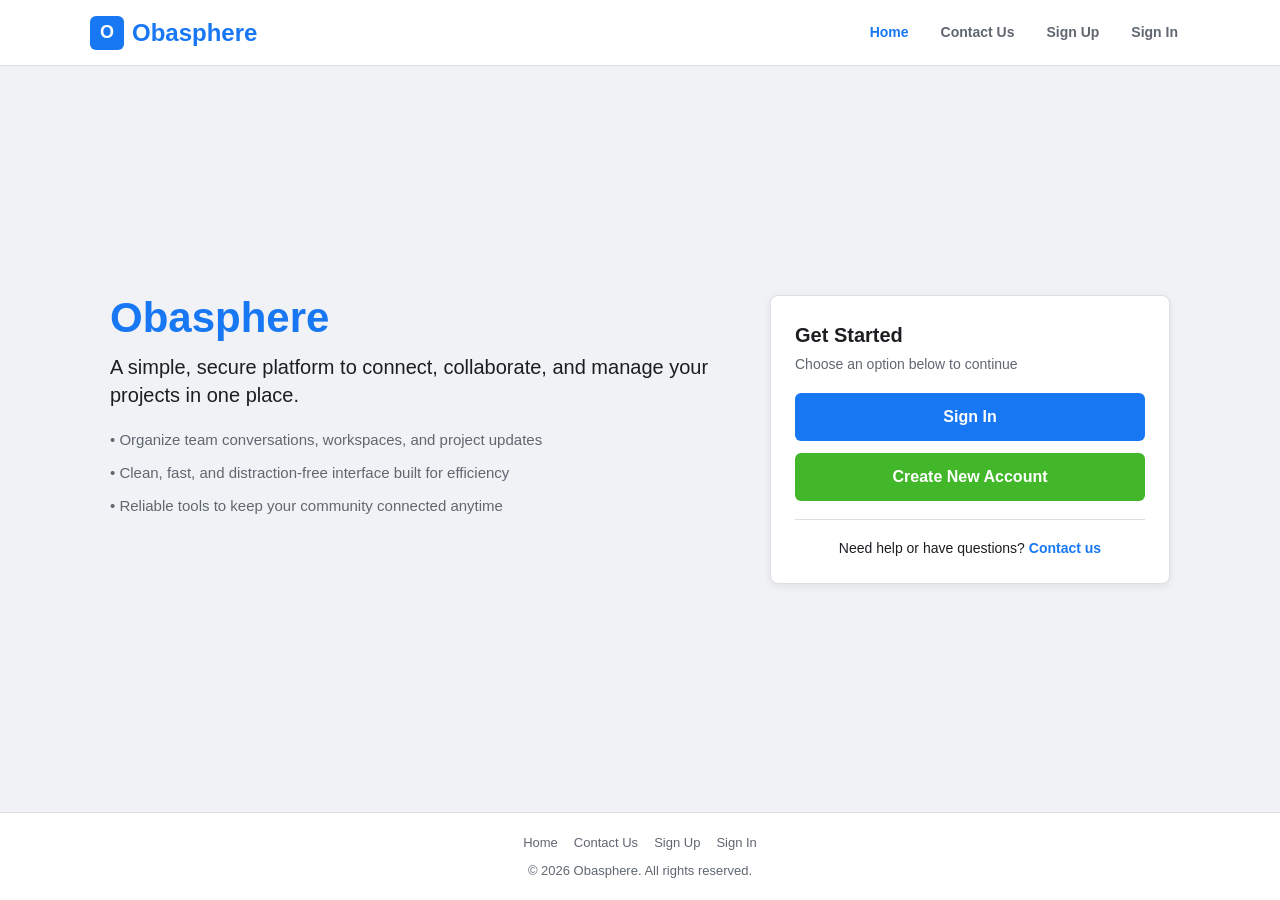
<file: index.html>
<!doctype html>
<html lang="en">
  <head>
    <meta charset="utf-8">
    <meta name="viewport" content="width=device-width, initial-scale=1">
    <title>Obasphere - Home</title>
    <link rel="stylesheet" href="styles.css">
  </head>
  <body>
    <header class="header">
      <div class="header-container">
        <a href="index.html" class="logo">
          <span class="logo-badge">O</span>
          <span>Obasphere</span>
        </a>
        <nav class="nav">
          <a href="index.html" class="active">Home</a>
          <a href="contact.html">Contact Us</a>
          <a href="register.html">Sign Up</a>
          <a href="login.html">Sign In</a>
        </nav>
      </div>
    </header>

    <main class="main-content">
      <div class="two-col-layout">
        <div class="col-left">
          <h1 class="page-title">Obasphere</h1>
          <p class="page-subtitle">
            A simple, secure platform to connect, collaborate, and manage your projects in one place.
          </p>
          <ul class="info-list">
            <li>• Organize team conversations, workspaces, and project updates</li>
            <li>• Clean, fast, and distraction-free interface built for efficiency</li>
            <li>• Reliable tools to keep your community connected anytime</li>
          </ul>
        </div>

        <div class="col-right">
          <div class="form-card">
            <h2>Get Started</h2>
            <p class="card-desc">Choose an option below to continue</p>

            <div style="display: flex; flex-direction: column; gap: 12px;">
              <a href="login.html" class="btn btn-primary">Sign In</a>
              <a href="register.html" class="btn btn-secondary">Create New Account</a>
            </div>

            <hr class="divider">

            <div class="form-footer">
              <p>Need help or have questions? <a href="contact.html">Contact us</a></p>
            </div>
          </div>
        </div>
      </div>
    </main>

    <footer class="footer">
      <ul class="footer-links">
        <li><a href="index.html">Home</a></li>
        <li><a href="contact.html">Contact Us</a></li>
        <li><a href="register.html">Sign Up</a></li>
        <li><a href="login.html">Sign In</a></li>
      </ul>
      <p>&copy; 2026 Obasphere. All rights reserved.</p>
    </footer>
  </body>
</html>
</file>
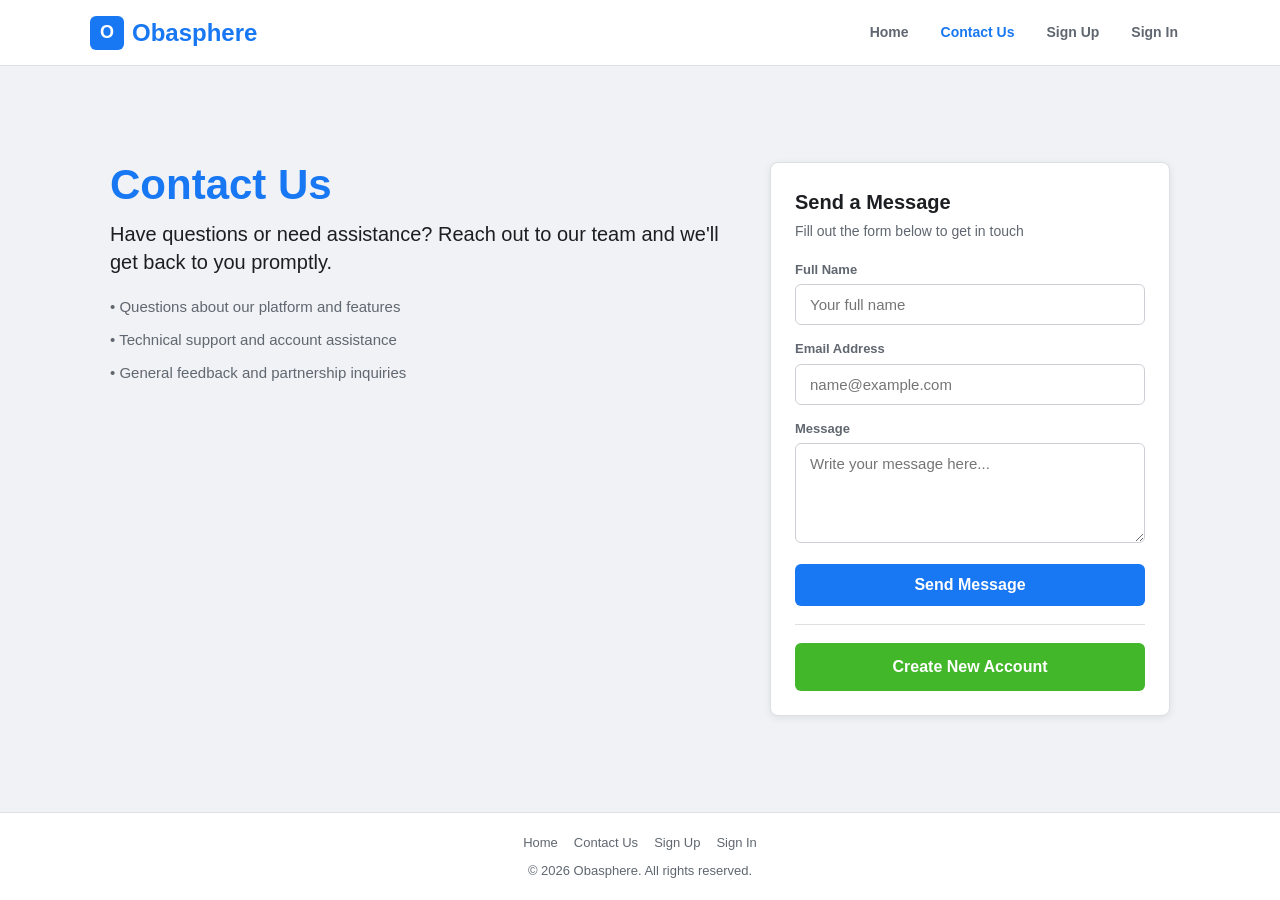
<file: contact.html>
<!doctype html>
<html lang="en">
  <head>
    <meta charset="utf-8">
    <meta name="viewport" content="width=device-width, initial-scale=1">
    <title>Contact Us - Obasphere</title>
    <link rel="stylesheet" href="styles.css">
  </head>
  <body>
    <header class="header">
      <div class="header-container">
        <a href="index.html" class="logo">
          <span class="logo-badge">O</span>
          <span>Obasphere</span>
        </a>
        <nav class="nav">
          <a href="index.html">Home</a>
          <a href="contact.html" class="active">Contact Us</a>
          <a href="register.html">Sign Up</a>
          <a href="login.html">Sign In</a>
        </nav>
      </div>
    </header>

    <main class="main-content">
      <div class="two-col-layout">
        <div class="col-left">
          <h1 class="page-title">Contact Us</h1>
          <p class="page-subtitle">Have questions or need assistance? Reach out to our team and we'll get back to you promptly.</p>
          <ul class="info-list">
            <li>• Questions about our platform and features</li>
            <li>• Technical support and account assistance</li>
            <li>• General feedback and partnership inquiries</li>
          </ul>
        </div>

        <div class="col-right">
          <div class="form-card">
            <h2>Send a Message</h2>
            <p class="card-desc">Fill out the form below to get in touch</p>

            <form method="post" action="#">
              <div class="form-group">
                <label for="contact-name">Full Name</label>
                <input
                  type="text"
                  id="contact-name"
                  name="name"
                  class="form-input"
                  placeholder="Your full name"
                  required
                >
              </div>

              <div class="form-group">
                <label for="contact-email">Email Address</label>
                <input
                  type="email"
                  id="contact-email"
                  name="email"
                  class="form-input"
                  placeholder="name@example.com"
                  required
                >
              </div>

              <div class="form-group">
                <label for="contact-message">Message</label>
                <textarea
                  id="contact-message"
                  name="message"
                  class="form-input"
                  rows="4"
                  placeholder="Write your message here..."
                  required
                ></textarea>
              </div>

              <button type="submit" class="btn btn-primary">Send Message</button>

              <hr class="divider">

              <div class="text-center">
                <a href="register.html" class="btn btn-secondary">Create New Account</a>
              </div>
            </form>
          </div>
        </div>
      </div>
    </main>

    <footer class="footer">
      <ul class="footer-links">
        <li><a href="index.html">Home</a></li>
        <li><a href="contact.html">Contact Us</a></li>
        <li><a href="register.html">Sign Up</a></li>
        <li><a href="login.html">Sign In</a></li>
      </ul>
      <p>&copy; 2026 Obasphere. All rights reserved.</p>
    </footer>
  </body>
</html>
</file>
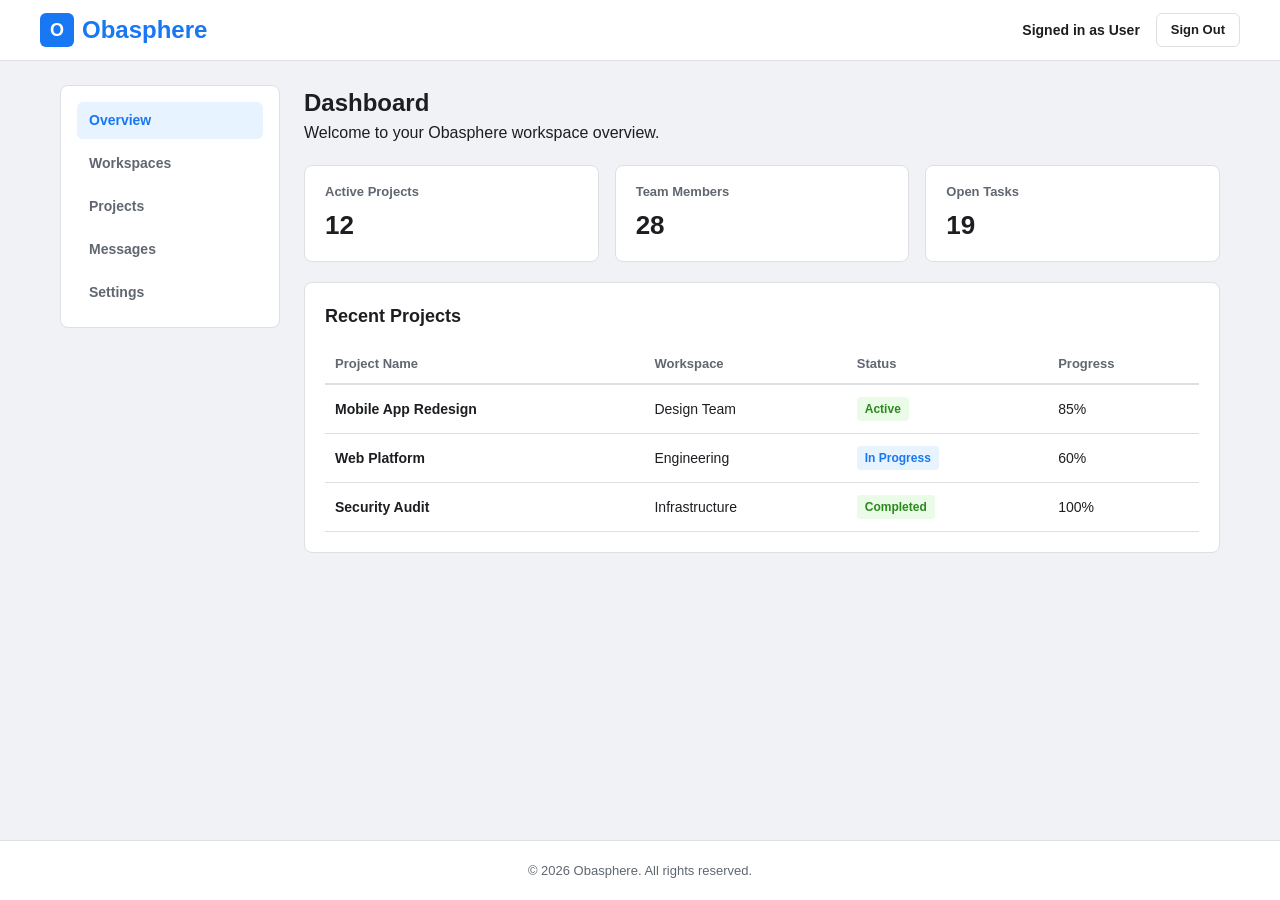
<file: dashboard.html>
<!doctype html>
<html lang="en">
  <head>
    <meta charset="utf-8" />
    <meta name="viewport" content="width=device-width, initial-scale=1" />
    <title>Dashboard - Obasphere</title>
    <link rel="stylesheet" href="styles.css" />
  </head>
  <body>
    <header class="dashboard-header">
      <div class="dashboard-header-container">
        <a href="dashboard.html" class="logo">
          <span class="logo-badge">O</span>
          <span>Obasphere</span>
        </a>

        <div class="dashboard-header-right">
          <span class="user-badge">Signed in as User</span>
          <a
            href="login.html"
            class="btn btn-outline"
            style="width: auto; padding: 6px 14px; font-size: 13px"
            >Sign Out</a
          >
        </div>
      </div>
    </header>

    <div class="dashboard-container">
      <aside class="dashboard-sidebar">
        <nav>
          <ul class="dashboard-nav">
            <li><a href="dashboard.html" class="active">Overview</a></li>
            <li><a href="#workspaces">Workspaces</a></li>
            <li><a href="#projects">Projects</a></li>
            <li><a href="#messages">Messages</a></li>
            <li><a href="#settings">Settings</a></li>
          </ul>
        </nav>
      </aside>

      <main class="dashboard-main">
        <div class="dashboard-welcome">
          <div>
            <h1>Dashboard</h1>
            <p class="card-desc" style="margin-bottom: 0">
              Welcome to your Obasphere workspace overview.
            </p>
          </div>
        </div>

        <div class="stats-grid">
          <div class="stat-card">
            <div class="stat-title">Active Projects</div>
            <div class="stat-number">12</div>
          </div>
          <div class="stat-card">
            <div class="stat-title">Team Members</div>
            <div class="stat-number">28</div>
          </div>
          <div class="stat-card">
            <div class="stat-title">Open Tasks</div>
            <div class="stat-number">19</div>
          </div>
        </div>

        <section class="panel-card">
          <h2>Recent Projects</h2>
          <div class="table-wrap">
            <table class="data-table">
              <thead>
                <tr>
                  <th>Project Name</th>
                  <th>Workspace</th>
                  <th>Status</th>
                  <th>Progress</th>
                </tr>
              </thead>
              <tbody>
                <tr>
                  <td><strong>Mobile App Redesign</strong></td>
                  <td>Design Team</td>
                  <td><span class="badge badge-success">Active</span></td>
                  <td>85%</td>
                </tr>
                <tr>
                  <td><strong>Web Platform</strong></td>
                  <td>Engineering</td>
                  <td><span class="badge badge-progress">In Progress</span></td>
                  <td>60%</td>
                </tr>
                <tr>
                  <td><strong>Security Audit</strong></td>
                  <td>Infrastructure</td>
                  <td><span class="badge badge-success">Completed</span></td>
                  <td>100%</td>
                </tr>
              </tbody>
            </table>
          </div>
        </section>
      </main>
    </div>

    <footer class="footer">
      <p>&copy; 2026 Obasphere. All rights reserved.</p>
    </footer>
  </body>
</html>
</file>
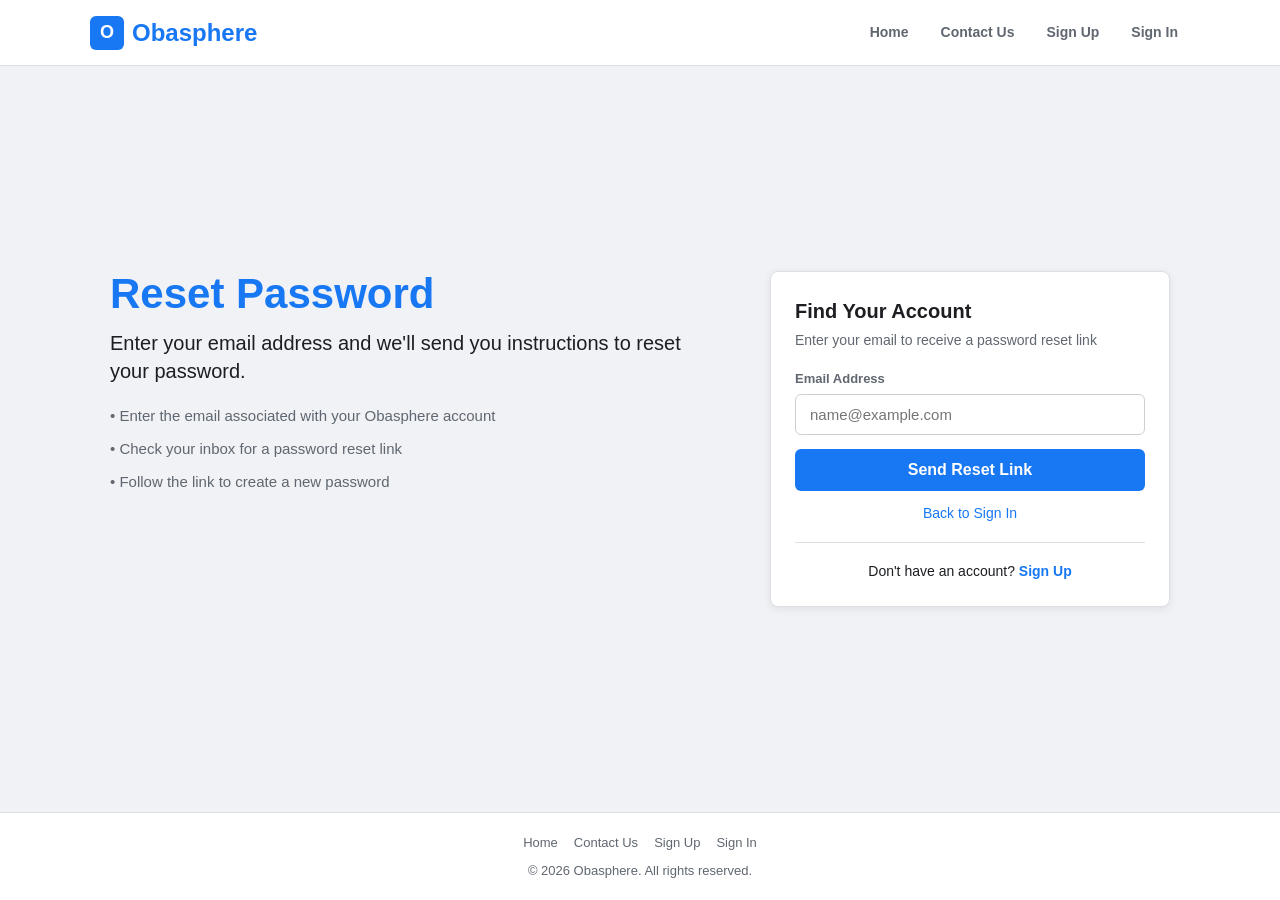
<file: forgot-password.html>
<!doctype html>
<html lang="en">
  <head>
    <meta charset="utf-8">
    <meta name="viewport" content="width=device-width, initial-scale=1">
    <title>Forgot Password - Obasphere</title>
    <link rel="stylesheet" href="styles.css">
  </head>
  <body>
    <header class="header">
      <div class="header-container">
        <a href="index.html" class="logo">
          <span class="logo-badge">O</span>
          <span>Obasphere</span>
        </a>
        <nav class="nav">
          <a href="index.html">Home</a>
          <a href="contact.html">Contact Us</a>
          <a href="register.html">Sign Up</a>
          <a href="login.html">Sign In</a>
        </nav>
      </div>
    </header>

    <main class="main-content">
      <div class="two-col-layout">
        <div class="col-left">
          <h1 class="page-title">Reset Password</h1>
          <p class="page-subtitle">Enter your email address and we'll send you instructions to reset your password.</p>
          <ul class="info-list">
            <li>• Enter the email associated with your Obasphere account</li>
            <li>• Check your inbox for a password reset link</li>
            <li>• Follow the link to create a new password</li>
          </ul>
        </div>

        <div class="col-right">
          <div class="form-card">
            <h2>Find Your Account</h2>
            <p class="card-desc">Enter your email to receive a password reset link</p>

            <form method="post" action="login.html">
              <div class="form-group">
                <label for="reset-email">Email Address</label>
                <input
                  type="email"
                  id="reset-email"
                  name="email"
                  class="form-input"
                  placeholder="name@example.com"
                  required
                >
              </div>

              <button type="submit" class="btn btn-primary">Send Reset Link</button>

              <div class="forgot-password-wrap">
                <a href="login.html">Back to Sign In</a>
              </div>

              <hr class="divider">

              <div class="form-footer">
                <p>Don't have an account? <a href="register.html">Sign Up</a></p>
              </div>
            </form>
          </div>
        </div>
      </div>
    </main>

    <footer class="footer">
      <ul class="footer-links">
        <li><a href="index.html">Home</a></li>
        <li><a href="contact.html">Contact Us</a></li>
        <li><a href="register.html">Sign Up</a></li>
        <li><a href="login.html">Sign In</a></li>
      </ul>
      <p>&copy; 2026 Obasphere. All rights reserved.</p>
    </footer>
  </body>
</html>
</file>
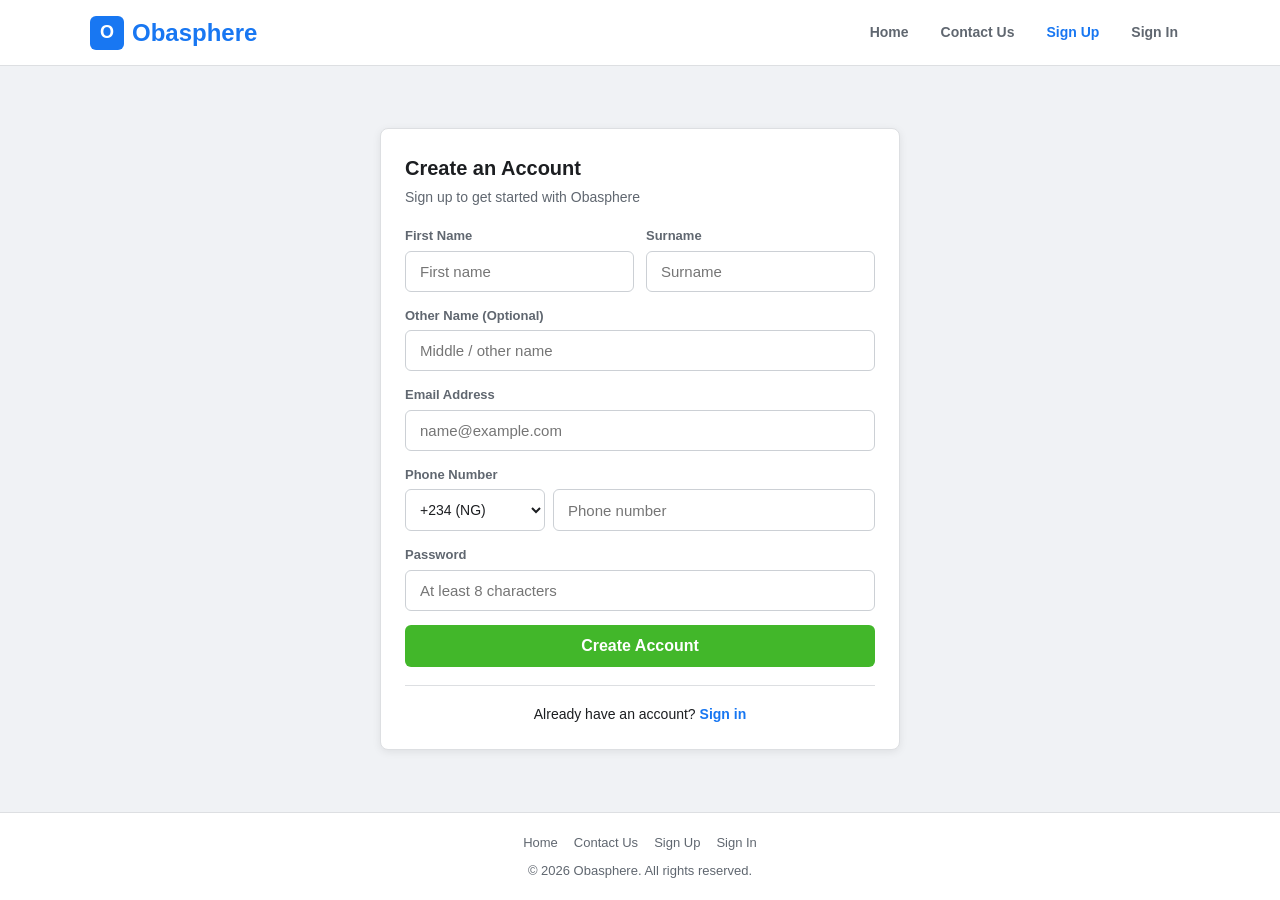
<file: register.html>
<!doctype html>
<html lang="en">
  <head>
    <meta charset="utf-8">
    <meta name="viewport" content="width=device-width, initial-scale=1">
    <title>Create an Account - Obasphere</title>
    <link rel="stylesheet" href="styles.css">
  </head>
  <body>
    <header class="header">
      <div class="header-container">
        <a href="index.html" class="logo">
          <span class="logo-badge">O</span>
          <span>Obasphere</span>
        </a>
        <nav class="nav">
          <a href="index.html">Home</a>
          <a href="contact.html">Contact Us</a>
          <a href="register.html" class="active">Sign Up</a>
          <a href="login.html">Sign In</a>
        </nav>
      </div>
    </header>

    <main class="main-content">
      <div class="center-layout">
        <div class="form-card">
          <h2>Create an Account</h2>
          <p class="card-desc">Sign up to get started with Obasphere</p>

          <form method="get" action="dashboard.html">
            <div class="form-row">
              <div class="form-group">
                <label for="first-name">First Name</label>
                <input
                  type="text"
                  id="first-name"
                  name="first_name"
                  class="form-input"
                  placeholder="First name"
                  required
                >
              </div>

              <div class="form-group">
                <label for="surname">Surname</label>
                <input
                  type="text"
                  id="surname"
                  name="surname"
                  class="form-input"
                  placeholder="Surname"
                  required
                >
              </div>
            </div>

            <div class="form-group">
              <label for="other-name">Other Name (Optional)</label>
              <input
                type="text"
                id="other-name"
                name="other_name"
                class="form-input"
                placeholder="Middle / other name"
              >
            </div>

            <div class="form-group">
              <label for="register-email">Email Address</label>
              <input
                type="email"
                id="register-email"
                name="email"
                class="form-input"
                placeholder="name@example.com"
                required
              >
            </div>

            <div class="form-group">
              <label for="phone">Phone Number</label>
              <div class="phone-group">
                <select id="country-code" name="country_code" class="country-select" title="Country code">
                  <option value="+234" selected>+234 (NG)</option>
                  <option value="+1">+1 (US)</option>
                  <option value="+1">+1 (CA)</option>
                  <option value="+44">+44 (UK)</option>
                  <option value="+233">+233 (GH)</option>
                  <option value="+27">+27 (ZA)</option>
                  <option value="+254">+254 (KE)</option>
                  <option value="+91">+91 (IN)</option>
                  <option value="+49">+49 (DE)</option>
                  <option value="+33">+33 (FR)</option>
                  <option value="+61">+61 (AU)</option>
                  <option value="+971">+971 (AE)</option>
                  <option value="+86">+86 (CN)</option>
                  <option value="+55">+55 (BR)</option>
                  <option value="+81">+81 (JP)</option>
                  <option value="+20">+20 (EG)</option>
                </select>
                <input
                  type="tel"
                  id="phone"
                  name="phone"
                  class="form-input phone-input"
                  placeholder="Phone number"
                  required
                >
              </div>
            </div>

            <div class="form-group">
              <label for="register-password">Password</label>
              <input
                type="password"
                id="register-password"
                name="password"
                class="form-input"
                placeholder="At least 8 characters"
                minlength="8"
                required
              >
            </div>

            <button type="submit" class="btn btn-secondary">Create Account</button>

            <hr class="divider">

            <div class="form-footer">
              <p>Already have an account? <a href="login.html">Sign in</a></p>
            </div>
          </form>
        </div>
      </div>
    </main>

    <footer class="footer">
      <ul class="footer-links">
        <li><a href="index.html">Home</a></li>
        <li><a href="contact.html">Contact Us</a></li>
        <li><a href="register.html">Sign Up</a></li>
        <li><a href="login.html">Sign In</a></li>
      </ul>
      <p>&copy; 2026 Obasphere. All rights reserved.</p>
    </footer>
  </body>
</html>
</file>
<file: styles.css>
:root {
  --primary-color: #1877f2;
  --primary-hover: #166fe5;
  --secondary-color: #42b72a;
  --secondary-hover: #36a420;
  --bg-color: #f0f2f5;
  --card-bg: #ffffff;
  --text-color: #1c1e21;
  --muted-text: #606770;
  --border-color: #dddfe2;
  --input-border: #ccd0d5;
}

* {
  margin: 0;
  padding: 0;
  box-sizing: border-box;
}

body {
  font-family: -apple-system, BlinkMacSystemFont, "Segoe UI", Roboto, Helvetica, Arial, sans-serif;
  background-color: var(--bg-color);
  color: var(--text-color);
  line-height: 1.5;
  min-height: 100vh;
  display: flex;
  flex-direction: column;
}

a {
  color: var(--primary-color);
  text-decoration: none;
}

a:hover {
  text-decoration: underline;
}

/* Header */
.header {
  background: var(--card-bg);
  border-bottom: 1px solid var(--border-color);
  padding: 14px 24px;
}

.header-container {
  max-width: 1100px;
  margin: 0 auto;
  display: flex;
  justify-content: space-between;
  align-items: center;
  gap: 16px;
}

.logo {
  font-size: 24px;
  font-weight: 700;
  color: var(--primary-color);
  display: inline-flex;
  align-items: center;
  gap: 8px;
  text-decoration: none;
}

.logo:hover {
  text-decoration: none;
}

.logo-badge {
  width: 34px;
  height: 34px;
  background: var(--primary-color);
  color: #fff;
  border-radius: 6px;
  display: inline-flex;
  align-items: center;
  justify-content: center;
  font-size: 18px;
  font-weight: bold;
}

.nav {
  display: flex;
  align-items: center;
  gap: 8px;
}

.nav a {
  color: var(--muted-text);
  font-size: 14px;
  font-weight: 600;
  padding: 8px 12px;
  border-radius: 4px;
}

.nav a:hover {
  background: #f2f4f7;
  color: var(--text-color);
  text-decoration: none;
}

.nav a.active {
  color: var(--primary-color);
}

/* Main Layout */
.main-content {
  max-width: 1100px;
  width: 100%;
  margin: 0 auto;
  padding: 40px 20px;
  flex: 1;
  display: flex;
  align-items: center;
}

.two-col-layout {
  display: flex;
  align-items: flex-start;
  justify-content: space-between;
  gap: 48px;
  width: 100%;
}

.col-left {
  flex: 1;
  min-width: 0;
  text-align: left;
}

.col-right {
  width: 400px;
  max-width: 100%;
  flex-shrink: 0;
}

.center-layout {
  width: 100%;
  max-width: 520px;
  margin: 0 auto;
}

/* Typography */
h1.page-title {
  font-size: 42px;
  font-weight: 800;
  color: var(--primary-color);
  margin-bottom: 12px;
  line-height: 1.1;
  text-align: left;
}

.page-subtitle {
  font-size: 20px;
  color: var(--text-color);
  margin-bottom: 20px;
  line-height: 1.4;
  text-align: left;
}

.info-list {
  list-style: none;
  margin-top: 16px;
  text-align: left;
}

.info-list li {
  margin-bottom: 12px;
  color: var(--muted-text);
  font-size: 15px;
  line-height: 1.4;
  text-align: left;
}

/* Form Card */
.form-card {
  background: var(--card-bg);
  border: 1px solid var(--border-color);
  border-radius: 8px;
  box-shadow: 0 2px 8px rgba(0, 0, 0, 0.08);
  padding: 24px;
  text-align: left;
}

.form-card h2 {
  font-size: 20px;
  font-weight: 700;
  margin-bottom: 4px;
  text-align: left;
}

.form-card .card-desc {
  color: var(--muted-text);
  font-size: 14px;
  margin-bottom: 18px;
  text-align: left;
}

.form-group {
  margin-bottom: 14px;
  text-align: left;
}

.form-group label {
  display: block;
  font-size: 13px;
  font-weight: 600;
  color: var(--muted-text);
  margin-bottom: 5px;
  text-align: left;
}

.form-row {
  display: flex;
  gap: 12px;
}

.form-row .form-group {
  flex: 1;
}

.form-input {
  width: 100%;
  padding: 11px 14px;
  font-size: 15px;
  border: 1px solid var(--input-border);
  border-radius: 6px;
  outline: none;
  font-family: inherit;
  background-color: var(--card-bg);
  color: var(--text-color);
}

.form-input:focus {
  border-color: var(--primary-color);
  box-shadow: 0 0 0 2px #e7f3ff;
}

.phone-group {
  display: flex;
  gap: 8px;
}

.country-select {
  width: 140px;
  flex-shrink: 0;
  padding: 11px 10px;
  font-size: 14px;
  border: 1px solid var(--input-border);
  border-radius: 6px;
  background-color: var(--card-bg);
  color: var(--text-color);
  outline: none;
  font-family: inherit;
  cursor: pointer;
}

.country-select:focus {
  border-color: var(--primary-color);
  box-shadow: 0 0 0 2px #e7f3ff;
}

.phone-input {
  flex: 1;
}

textarea.form-input {
  resize: vertical;
  min-height: 100px;
}

.checkbox-group {
  display: flex;
  align-items: center;
  gap: 8px;
  margin: 12px 0 16px;
  font-size: 14px;
}

.checkbox-group input {
  width: 16px;
  height: 16px;
  cursor: pointer;
}

.checkbox-group label {
  cursor: pointer;
  color: var(--text-color);
}

/* Buttons */
.btn {
  display: block;
  width: 100%;
  padding: 12px 16px;
  font-size: 16px;
  font-weight: 700;
  border-radius: 6px;
  border: none;
  cursor: pointer;
  text-align: center;
  font-family: inherit;
  transition: background-color 0.15s ease;
  text-decoration: none;
}

.btn:hover {
  text-decoration: none;
}

.btn-primary {
  background-color: var(--primary-color);
  color: #fff;
}

.btn-primary:hover {
  background-color: var(--primary-hover);
}

.btn-secondary {
  background-color: var(--secondary-color);
  color: #fff;
}

.btn-secondary:hover {
  background-color: var(--secondary-hover);
}

.btn-outline {
  background: transparent;
  border: 1px solid var(--border-color);
  color: var(--text-color);
}

.btn-outline:hover {
  background: #f2f4f7;
}

.divider {
  border: 0;
  border-top: 1px solid var(--border-color);
  margin: 18px 0;
}

.form-footer {
  text-align: center;
  margin-top: 14px;
  font-size: 14px;
}

.form-footer a {
  font-weight: 600;
}

.forgot-password-wrap {
  text-align: center;
  margin-top: 12px;
  font-size: 14px;
}

.text-center {
  text-align: center;
}

/* Footer */
.footer {
  background: var(--card-bg);
  border-top: 1px solid var(--border-color);
  padding: 20px;
  margin-top: auto;
  text-align: center;
  font-size: 13px;
  color: var(--muted-text);
}

.footer-links {
  display: flex;
  justify-content: center;
  gap: 16px;
  margin-bottom: 8px;
  list-style: none;
  flex-wrap: wrap;
}

.footer-links a {
  color: var(--muted-text);
}

.footer-links a:hover {
  color: var(--text-color);
}

/* Dashboard */
.dashboard-header {
  background: var(--card-bg);
  border-bottom: 1px solid var(--border-color);
  padding: 12px 24px;
}

.dashboard-header-container {
  max-width: 1200px;
  margin: 0 auto;
  display: flex;
  justify-content: space-between;
  align-items: center;
  gap: 16px;
}

.dashboard-header-right {
  display: flex;
  align-items: center;
  gap: 16px;
}

.user-badge {
  font-size: 14px;
  font-weight: 600;
  color: var(--text-color);
}

.dashboard-container {
  max-width: 1200px;
  width: 100%;
  margin: 0 auto;
  padding: 24px 20px;
  display: grid;
  grid-template-columns: 220px 1fr;
  gap: 24px;
  flex: 1;
}

.dashboard-sidebar {
  background: var(--card-bg);
  border: 1px solid var(--border-color);
  border-radius: 8px;
  padding: 16px;
  height: fit-content;
}

.dashboard-nav {
  list-style: none;
  display: flex;
  flex-direction: column;
  gap: 6px;
}

.dashboard-nav a {
  display: block;
  padding: 8px 12px;
  border-radius: 6px;
  color: var(--muted-text);
  font-size: 14px;
  font-weight: 600;
}

.dashboard-nav a:hover {
  background: #f2f4f7;
  color: var(--text-color);
  text-decoration: none;
}

.dashboard-nav a.active {
  background: #e7f3ff;
  color: var(--primary-color);
}

.dashboard-main {
  display: flex;
  flex-direction: column;
  gap: 20px;
}

.dashboard-welcome {
  display: flex;
  justify-content: space-between;
  align-items: center;
  flex-wrap: wrap;
  gap: 12px;
}

.dashboard-welcome h1 {
  font-size: 24px;
  font-weight: 700;
}

.stats-grid {
  display: grid;
  grid-template-columns: repeat(3, 1fr);
  gap: 16px;
}

.stat-card {
  background: var(--card-bg);
  border: 1px solid var(--border-color);
  border-radius: 8px;
  padding: 16px 20px;
}

.stat-card .stat-title {
  font-size: 13px;
  color: var(--muted-text);
  font-weight: 600;
}

.stat-card .stat-number {
  font-size: 26px;
  font-weight: 700;
  color: var(--text-color);
  margin-top: 4px;
}

.panel-card {
  background: var(--card-bg);
  border: 1px solid var(--border-color);
  border-radius: 8px;
  padding: 20px;
}

.panel-card h2 {
  font-size: 18px;
  font-weight: 700;
  margin-bottom: 14px;
}

.table-wrap {
  overflow-x: auto;
}

.data-table {
  width: 100%;
  border-collapse: collapse;
  font-size: 14px;
}

.data-table th {
  text-align: left;
  padding: 10px;
  border-bottom: 2px solid var(--border-color);
  color: var(--muted-text);
  font-weight: 600;
  font-size: 13px;
}

.data-table td {
  padding: 12px 10px;
  border-bottom: 1px solid var(--border-color);
}

.badge {
  display: inline-block;
  padding: 3px 8px;
  border-radius: 4px;
  font-size: 12px;
  font-weight: 600;
}

.badge-success {
  background: #eafbe7;
  color: #2b8a1c;
}

.badge-progress {
  background: #e7f3ff;
  color: var(--primary-color);
}

/* Responsive */
@media (max-width: 860px) {
  .two-col-layout {
    flex-direction: column;
    text-align: left;
    gap: 28px;
  }

  .col-left,
  .col-right {
    width: 100%;
    max-width: 100%;
    text-align: left;
  }

  .dashboard-container {
    grid-template-columns: 1fr;
  }

  .stats-grid {
    grid-template-columns: 1fr;
  }
}

@media (max-width: 600px) {
  .header-container {
    flex-direction: row;
    justify-content: space-between;
    align-items: center;
    flex-wrap: wrap;
  }

  .nav {
    flex-wrap: wrap;
    gap: 4px;
  }

  .nav a {
    padding: 6px 8px;
    font-size: 13px;
  }

  .form-row {
    flex-direction: column;
    gap: 0;
  }

  .phone-group {
    flex-direction: column;
  }

  .country-select {
    width: 100%;
  }

  h1.page-title {
    font-size: 32px;
  }

  .page-subtitle {
    font-size: 17px;
  }

  .dashboard-header-container {
    flex-direction: row;
    flex-wrap: wrap;
  }
}
</file>
